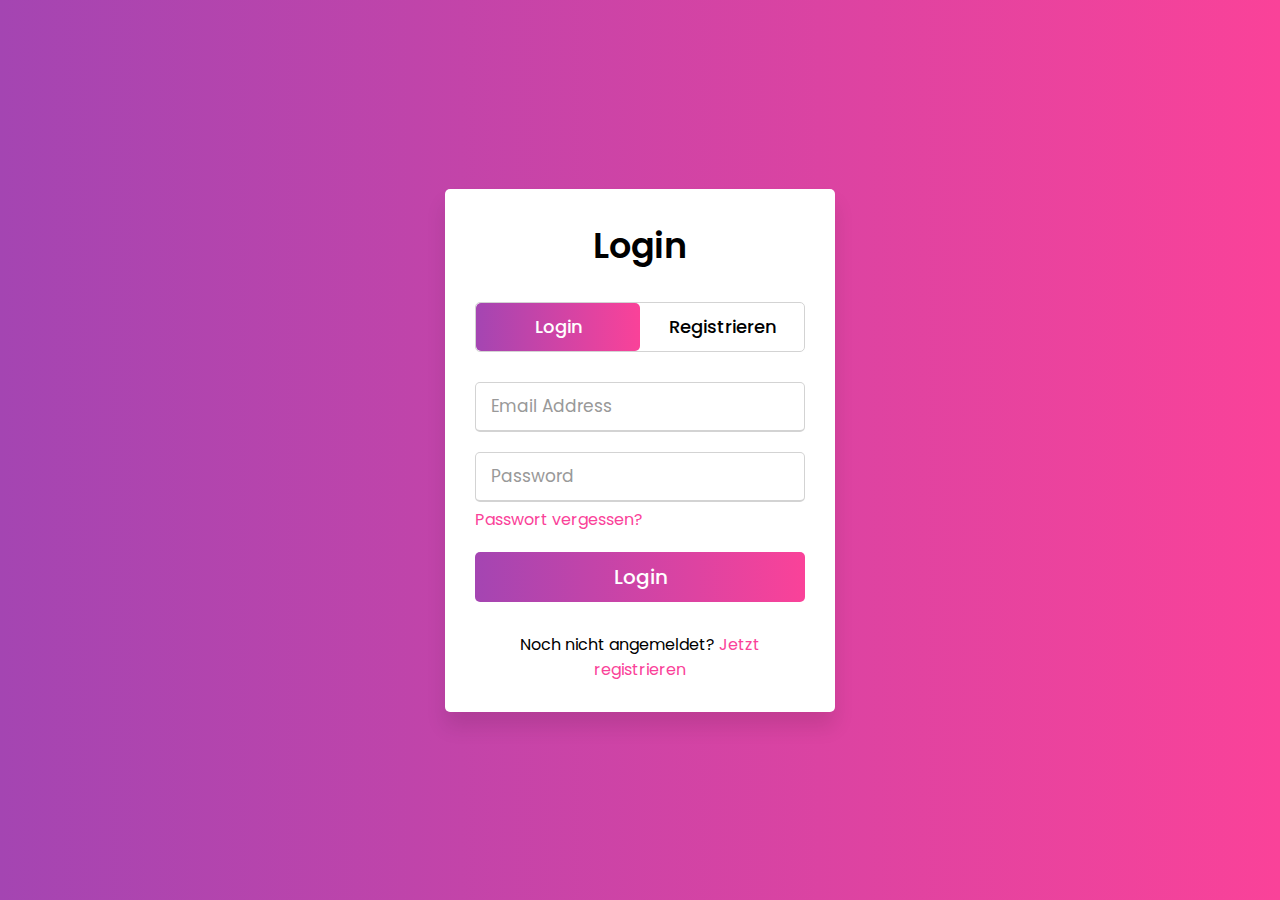
<file: login.html>
<!DOCTYPE html>
<!-- Created By CodingNepal -->
<html lang="de" dir="ltr">
   <head>
      <meta charset="utf-8">
      <title>Login  | OseMine</title>
      <link rel="stylesheet" href="login.css">
      <meta name="viewport" content="width=device-width, initial-scale=1.0">
   </head>
   <body>
      <div class="wrapper">
         <div class="title-text">
            <div class="title login">
               Login
            </div>
            <div class="title signup">
               Registrieren
            </div>
         </div>
         <div class="form-container">
            <div class="slide-controls">
               <input type="radio" name="slide" id="login" checked>
               <input type="radio" name="slide" id="signup">
               <label for="login" class="slide login">Login</label>
               <label for="signup" class="slide signup">Registrieren</label>
               <div class="slider-tab"></div>
            </div>
            <div class="form-inner">
               <form action="User_Quest.html" class="login">
                  <div class="field">
                     <input type="text" placeholder="Email Address" required>
                  </div>
                  <div class="field">
                     <input type="password" placeholder="Password" required>
                  </div>
                  <div class="pass-link">
                     <a href="#">Passwort vergessen?</a>
                  </div>
                  <div class="field btn">
                     <div class="btn-layer"></div>
                     <input type="submit" value="Login" onclick="">
                  </div>
                  <div class="signup-link">
                     Noch nicht angemeldet? <a href="">Jetzt registrieren</a>
                  </div>
               </form>
               <form action="#" class="signup">
                  <div class="field">
                     <input type="text" placeholder="Email Address" required>
                  </div>
                  <div class="field">
                     <input type="password" placeholder="Password" required>
                  </div>
                  <div class="field">
                     <input type="password" placeholder="Confirm password" required>
                  </div>
                  <div class="field btn">
                     <div class="btn-layer"></div>
                     <input type="submit" value="Signup">
                  </div>
               </form>
            </div>
         </div>
      </div>
      <script>
         const loginText = document.querySelector(".title-text .login");
         const loginForm = document.querySelector("form.login");
         const loginBtn = document.querySelector("label.login");
         const signupBtn = document.querySelector("label.signup");
         const signupLink = document.querySelector("form .signup-link a");
         signupBtn.onclick = (()=>{
           loginForm.style.marginLeft = "-50%";
           loginText.style.marginLeft = "-50%";
         });
         loginBtn.onclick = (()=>{
           loginForm.style.marginLeft = "0%";
           loginText.style.marginLeft = "0%";
         });
         signupLink.onclick = (()=>{
           signupBtn.click();
           return false;
         });
      </script>
   </body>
</html>

<html>


</html>
</file>
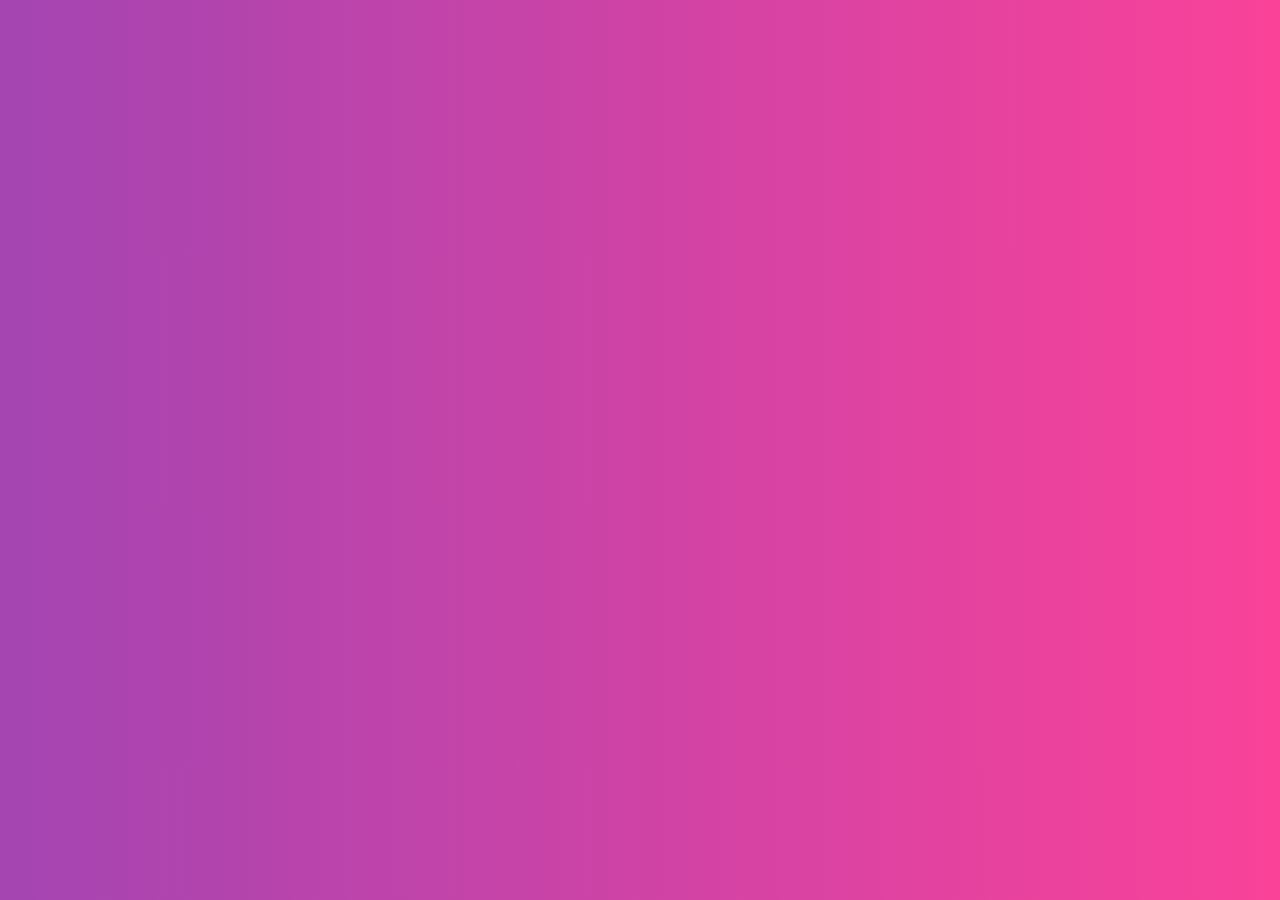
<file: User_Quest.html>
<!DOCTYPE html>
<!-- Created By CodingNepal -->
<html lang="de" dir="ltr">
   <head>
      <meta charset="utf-8">
      <title>Login  | OseMine</title>
      <link rel="stylesheet" href="login.css">
      <meta name="viewport" content="width=device-width, initial-scale=1.0">
   </head>
   <body>

   </body>
   <script src="login.js"></script>
</html>
</file>
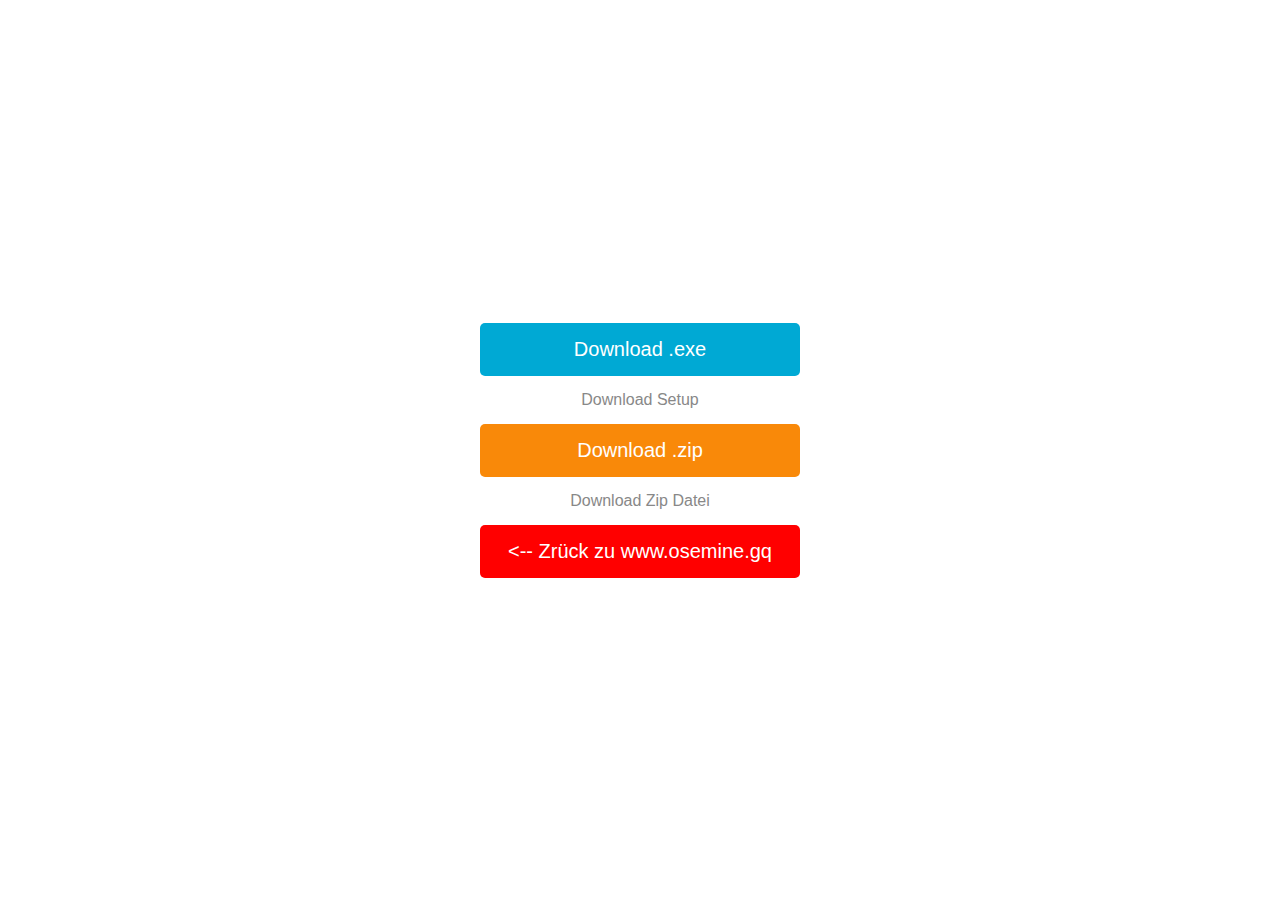
<file: download/download.html>
<!DOCTYPE html>
<html lang="en">
<head>
	<meta charset="UTF-8">
	<title>Download Alien Attack | OseMine</title>
	<link rel="stylesheet" href="download.css">
</head>


<body>
	<a href="Alien Attack Setup.exe" download="Alien-Attack.exe">
		Download .exe
	</a>
	<p>Download Setup</p>

	<a href="Alien Attack.zip" class="btn-2" download="Alien-Attack.zip">
		Download .zip
	</a>
	<p>Download Zip Datei</p>



	<a href="https://www.osemine.gq/" class="back"><--   Zrück zu www.osemine.gq</a>

</body>
</html>
</file>
<file: login.css>
@import url('https://fonts.googleapis.com/css?family=Poppins:400,500,600,700&display=swap');
*{
  margin: 0;
  padding: 0;
  box-sizing: border-box;
  font-family: 'Poppins', sans-serif;
}
html,body{
  display: grid;
  height: 100%;
  width: 100%;
  place-items: center;
  background: -webkit-linear-gradient(left, #a445b2, #fa4299);
}
::selection{
  background: #fa4299;
  color: #fff;
}
.wrapper{
  overflow: hidden;
  max-width: 390px;
  background: #fff;
  padding: 30px;
  border-radius: 5px;
  box-shadow: 0px 15px 20px rgba(0,0,0,0.1);
}
.wrapper .title-text{
  display: flex;
  width: 200%;
}
.wrapper .title{
  width: 50%;
  font-size: 35px;
  font-weight: 600;
  text-align: center;
  transition: all 0.6s cubic-bezier(0.68,-0.55,0.265,1.55);
}
.wrapper .slide-controls{
  position: relative;
  display: flex;
  height: 50px;
  width: 100%;
  overflow: hidden;
  margin: 30px 0 10px 0;
  justify-content: space-between;
  border: 1px solid lightgrey;
  border-radius: 5px;
}
.slide-controls .slide{
  height: 100%;
  width: 100%;
  color: #fff;
  font-size: 18px;
  font-weight: 500;
  text-align: center;
  line-height: 48px;
  cursor: pointer;
  z-index: 1;
  transition: all 0.6s ease;
}
.slide-controls label.signup{
  color: #000;
}
.slide-controls .slider-tab{
  position: absolute;
  height: 100%;
  width: 50%;
  left: 0;
  z-index: 0;
  border-radius: 5px;
  background: -webkit-linear-gradient(left, #a445b2, #fa4299);
  transition: all 0.6s cubic-bezier(0.68,-0.55,0.265,1.55);
}
input[type="radio"]{
  display: none;
}
#signup:checked ~ .slider-tab{
  left: 50%;
}
#signup:checked ~ label.signup{
  color: #fff;
  cursor: default;
  user-select: none;
}
#signup:checked ~ label.login{
  color: #000;
}
#login:checked ~ label.signup{
  color: #000;
}
#login:checked ~ label.login{
  cursor: default;
  user-select: none;
}
.wrapper .form-container{
  width: 100%;
  overflow: hidden;
}
.form-container .form-inner{
  display: flex;
  width: 200%;
}
.form-container .form-inner form{
  width: 50%;
  transition: all 0.6s cubic-bezier(0.68,-0.55,0.265,1.55);
}
.form-inner form .field{
  height: 50px;
  width: 100%;
  margin-top: 20px;
}
.form-inner form .field input{
  height: 100%;
  width: 100%;
  outline: none;
  padding-left: 15px;
  border-radius: 5px;
  border: 1px solid lightgrey;
  border-bottom-width: 2px;
  font-size: 17px;
  transition: all 0.3s ease;
}
.form-inner form .field input:focus{
  border-color: #fc83bb;
  /* box-shadow: inset 0 0 3px #fb6aae; */
}
.form-inner form .field input::placeholder{
  color: #999;
  transition: all 0.3s ease;
}
form .field input:focus::placeholder{
  color: #b3b3b3;
}
.form-inner form .pass-link{
  margin-top: 5px;
}
.form-inner form .signup-link{
  text-align: center;
  margin-top: 30px;
}
.form-inner form .pass-link a,
.form-inner form .signup-link a{
  color: #fa4299;
  text-decoration: none;
}
.form-inner form .pass-link a:hover,
.form-inner form .signup-link a:hover{
  text-decoration: underline;
}
form .btn{
  height: 50px;
  width: 100%;
  border-radius: 5px;
  position: relative;
  overflow: hidden;
}
form .btn .btn-layer{
  height: 100%;
  width: 300%;
  position: absolute;
  left: -100%;
  background: -webkit-linear-gradient(right, #a445b2, #fa4299, #a445b2, #fa4299);
  border-radius: 5px;
  transition: all 0.4s ease;;
}
form .btn:hover .btn-layer{
  left: 0;
}
form .btn input[type="submit"]{
  height: 100%;
  width: 100%;
  z-index: 1;
  position: relative;
  background: none;
  border: none;
  color: #fff;
  padding-left: 0;
  border-radius: 5px;
  font-size: 20px;
  font-weight: 500;
  cursor: pointer;
}
</file>
<file: download/download.css>
*{
	padding: 0;
	margin: 0;
	box-sizing: border-box;
}
body {
	display: flex;
	justify-content: center;
	align-items: center;
	height: 100vh;
	flex-direction: column;
	font-family: sans-serif;
}
a {
	display: block;
	background: #00A9D4;
	color: #fff;
	padding: 15px;
	cursor: pointer;
	text-decoration: none;
	width: 320px;
	text-align: center;
	border-radius: 5px;
	font-size: 20px;
}
a:hover {
	background: #00729D;
}
.btn-2 {
	background: #F98909;
}

.back {
	background-color: red;

}

.back:hover {
	background-color: #00729D;

}

.btn-2:hover {
	background: #DC6C11;
}
p {
	color: #888;
	padding: 15px;
}
</file>
